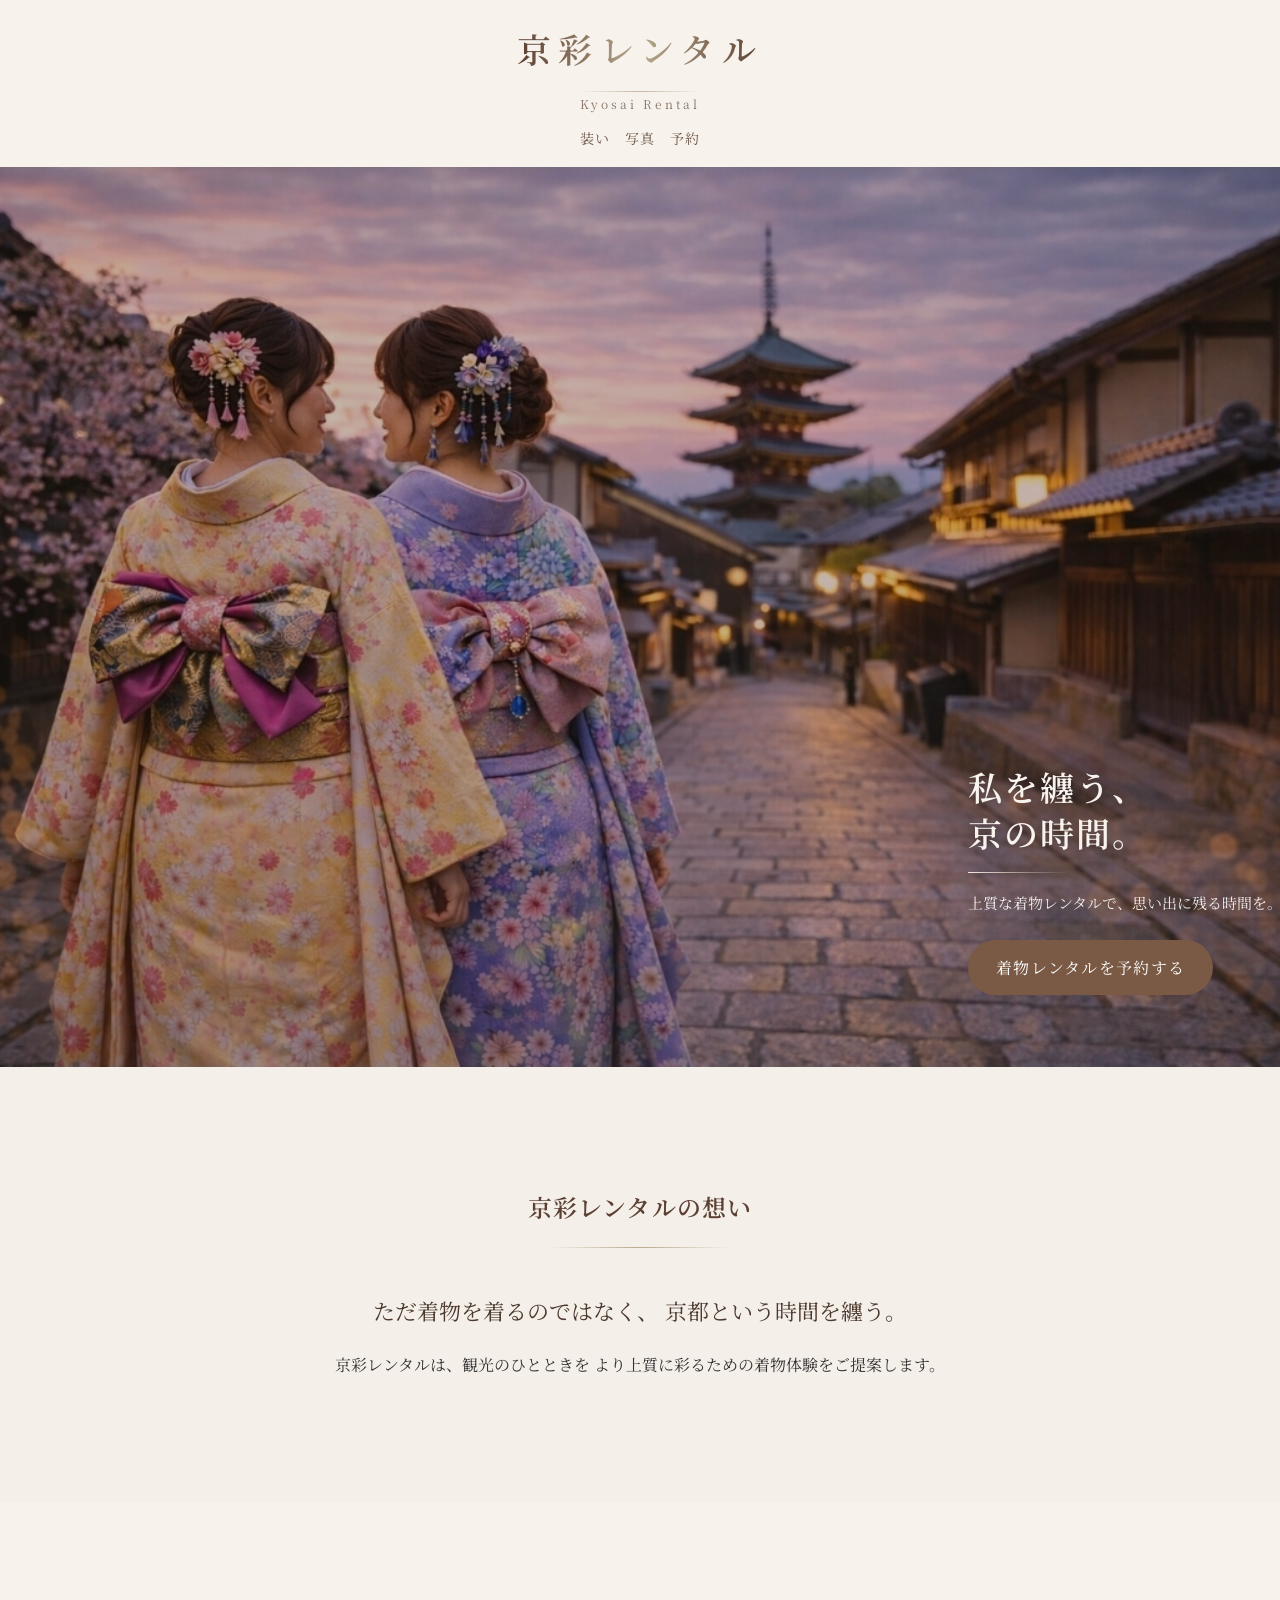
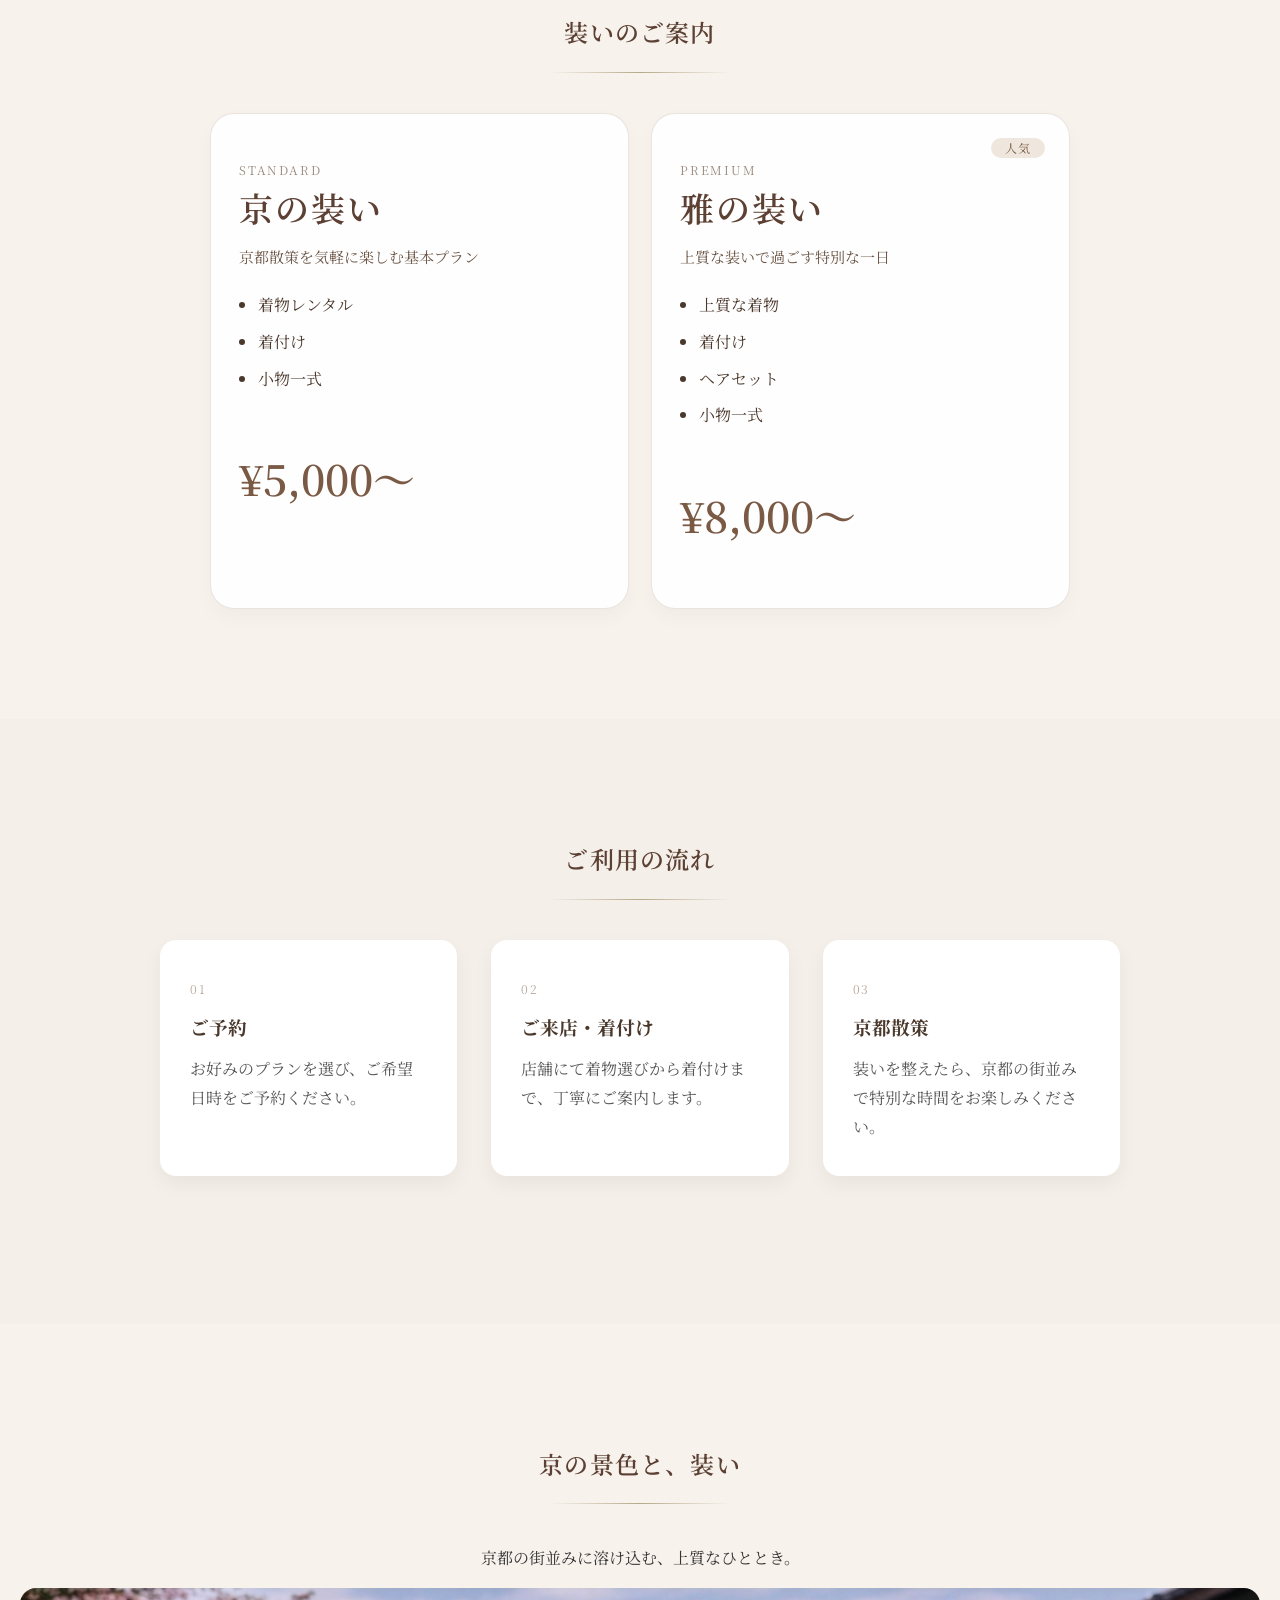
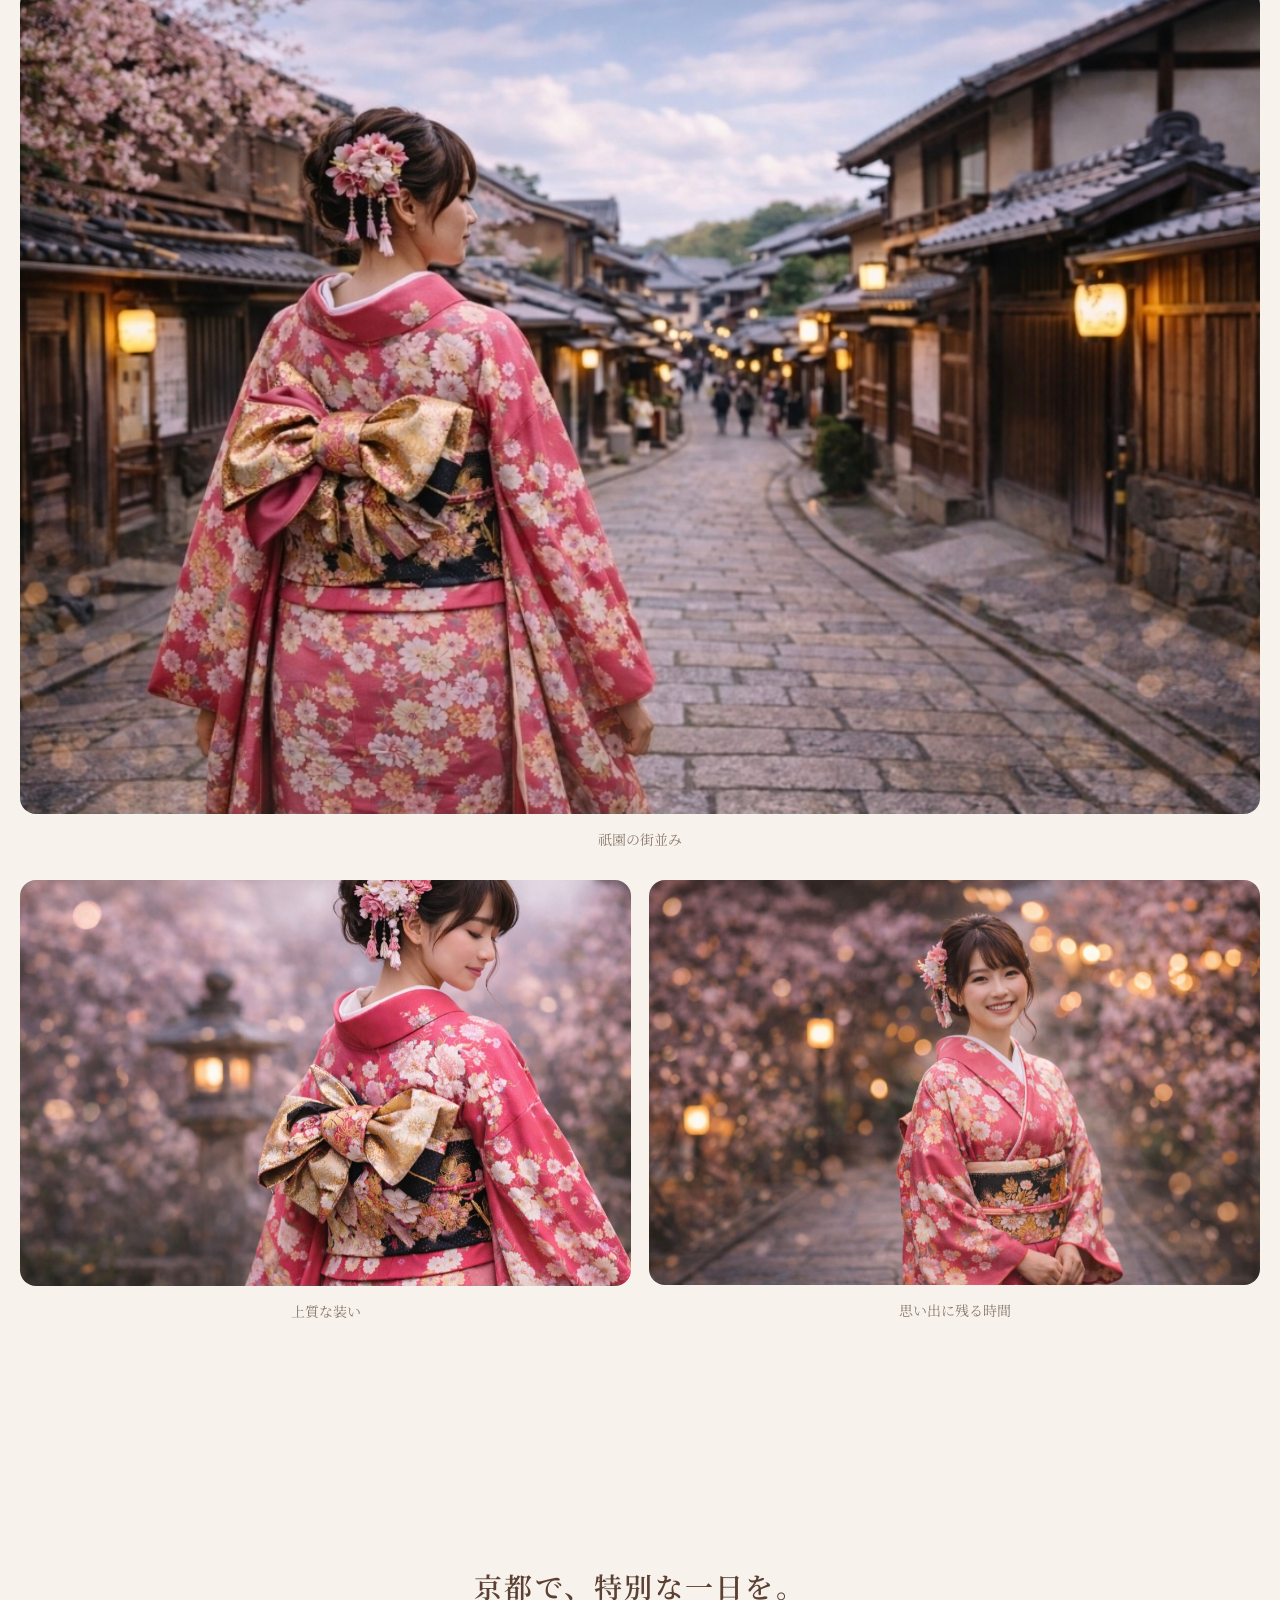
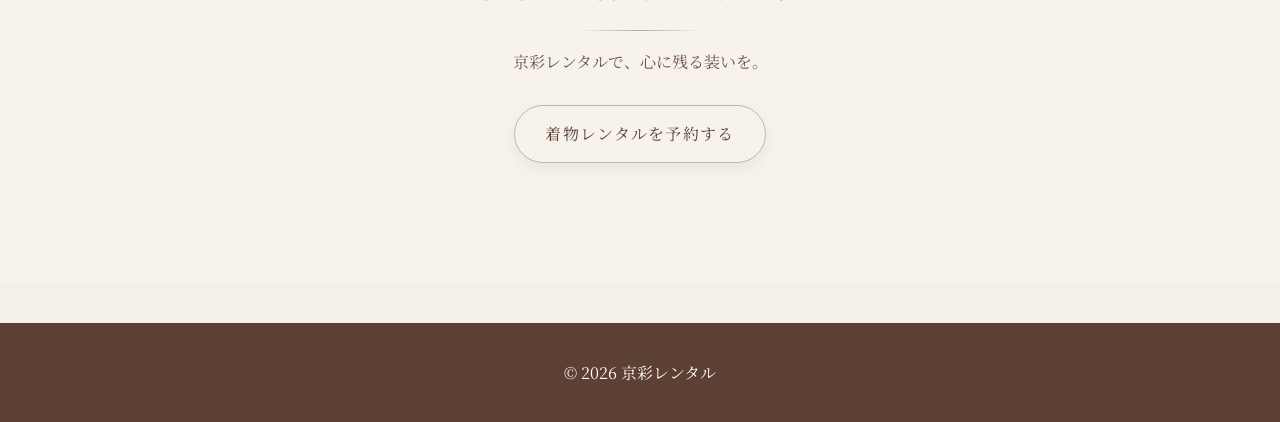
<file: index.html>
<!DOCTYPE html>
<html lang="ja">
<head>
  <meta charset="UTF-8">
  <meta name="viewport" content="width=device-width, initial-scale=1.0">
  <title>京彩レンタル｜京都で纏う、上質な一日</title>
  <link rel="stylesheet" href="style.css">
  <link href="https://fonts.googleapis.com/css2?family=Noto+Serif+JP:wght@400;600&display=swap" rel="stylesheet">
</head>

<body>

  <!-- ===== ヘッダー ===== -->
  <header>
    <h1 class="logo">京彩レンタル</h1>
    <p class="tagline">Kyosai Rental</p>
    <nav>
      <ul>
        <li><a href="#plan">装い</a></li>
        <li><a href="#gallery">写真</a></li>
        <li><a href="reserve.html">予約</a></li>
      </ul>
    </nav>
  </header>


  <!-- ===== ファーストビュー ===== -->
<section class="fv">
  <img src="two-women.jpg" alt="京都の街並みで着物を楽しむ女性二人" class="fv-image">

  <div class="fv-overlay"></div>

  <div class="fv-content">
    <h2>私を纏う、<br>京の時間。</h2>
    <p>上質な着物レンタルで、思い出に残る時間を。</p>
    <a href="reserve.html" class="btn">着物レンタルを予約する</a>
  </div>
</section>

<section class="concept">
  <div class="container">
    <h2>京彩レンタルの想い</h2>

    <p class="catch">
      ただ着物を着るのではなく、
      京都という時間を纏う。
    </p>

    <p>
      京彩レンタルは、観光のひとときを
      より上質に彩るための着物体験をご提案します。
    </p>
  </div>
</section>

  <!-- ===== プラン ===== -->
<section id="plan" class="plan">
  <h2>装いのご案内</h2>

  <div class="plan-wrap">
    <article class="plan-card">
      <p class="plan-label">Standard</p>
      <h3>京の装い</h3>
      <p class="plan-desc">京都散策を気軽に楽しむ基本プラン</p>

      <ul class="plan-list">
        <li>着物レンタル</li>
        <li>着付け</li>
        <li>小物一式</li>
      </ul>

      <p class="plan-price">¥5,000〜</p>
    </article>

    <article class="plan-card plan-card--featured">
      <span class="plan-badge">人気</span>
      <p class="plan-label">Premium</p>
      <h3>雅の装い</h3>
      <p class="plan-desc">上質な装いで過ごす特別な一日</p>

      <ul class="plan-list">
        <li>上質な着物</li>
        <li>着付け</li>
        <li>ヘアセット</li>
        <li>小物一式</li>
      </ul>

      <p class="plan-price">¥8,000〜</p>
    </article>
  </div>
</section>

  <!-- ===== ご利用の流れ ===== -->

<section class="flow">
  <div class="container">
    <h2>ご利用の流れ</h2>

    <div class="flow-container">
      <div class="flow-step">
        <span class="step-number">01</span>
        <h3>ご予約</h3>
        <p>お好みのプランを選び、ご希望日時をご予約ください。</p>
      </div>

      <div class="flow-step">
        <span class="step-number">02</span>
        <h3>ご来店・着付け</h3>
        <p>店舗にて着物選びから着付けまで、丁寧にご案内します。</p>
      </div>

      <div class="flow-step">
        <span class="step-number">03</span>
        <h3>京都散策</h3>
        <p>装いを整えたら、京都の街並みで特別な時間をお楽しみください。</p>
      </div>
    </div>
  </div>
</section>

  <!-- ===== ギャラリー ===== -->
<section id="gallery" class="gallery">
  <h2>京の景色と、装い</h2>
  <p class="gallery-lead">京都の街並みに溶け込む、上質なひととき。</p>

  <div class="gallery-main">
    <figure>
      <img src="gallery2.jpg" alt="祇園の街並みを歩く着物姿">
      <figcaption>祇園の街並み</figcaption>
    </figure>
  </div>

  <div class="gallery-sub">
    <figure>
      <img src="gallery1.jpg" alt="上質な着物の装い">
      <figcaption>上質な装い</figcaption>
    </figure>

    <figure>
      <img src="gallery3.jpg" alt="笑顔で過ごす着物体験">
      <figcaption>思い出に残る時間</figcaption>
    </figure>
  </div>
</section>

    <!-- ===== CTA ===== -->
    
  <section class="cta">
  <h2>京都で、特別な一日を。</h2>
  <p>京彩レンタルで、心に残る装いを。</p>
  <a href="reserve.html" class="btn">着物レンタルを予約する</a>
</section>

  <!-- ===== フッター ===== -->
  <footer>
    <p>© 2026 京彩レンタル</p>
  </footer>

</body>
</html>
</file>
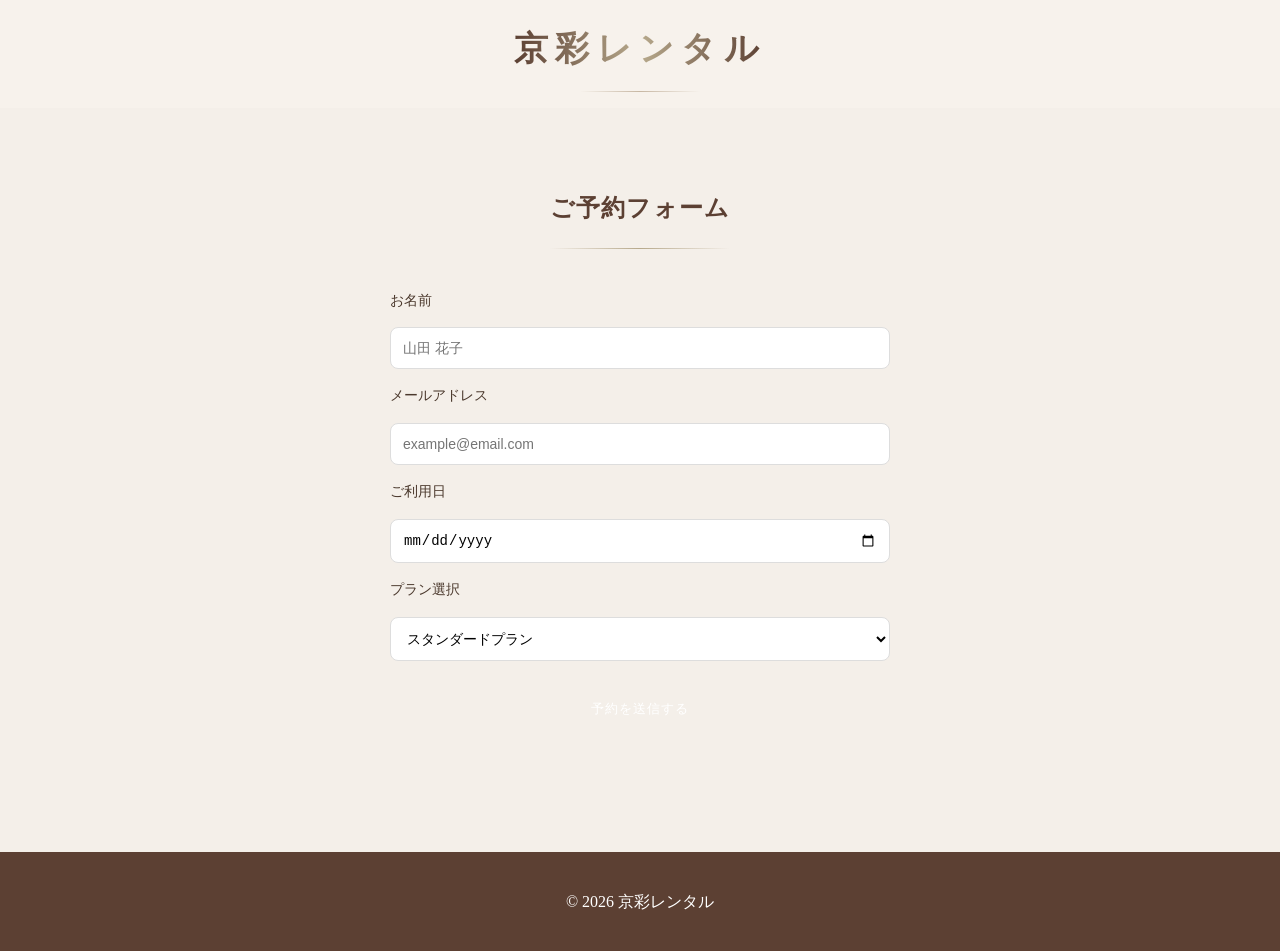
<file: reserve.html>
<!DOCTYPE html>
<html lang="ja">
<head>
  <meta charset="UTF-8">
  <meta name="viewport" content="width=device-width, initial-scale=1.0">
  <title>予約 | 京彩レンタル</title>
  <link rel="stylesheet" href="style.css">
</head>

<body>

<header>
  <h1 class="logo">京彩レンタル</h1>
</header>

<section class="reserve">
  <h2>ご予約フォーム</h2>

  <form>
    <label>お名前</label>
    <input type="text" placeholder="山田 花子">

    <label>メールアドレス</label>
    <input type="email" placeholder="example@email.com">

    <label>ご利用日</label>
    <input type="date">

    <label>プラン選択</label>
    <select>
      <option>スタンダードプラン</option>
      <option>プレミアムプラン</option>
    </select>

    <button type="submit" class="btn">予約を送信する</button>
  </form>
</section>

<footer>
  <p>© 2026 京彩レンタル</p>
</footer>

</body>
</html>
</file>
<file: style.css>
/* ===== 全体 ===== */

html {
  scroll-behavior: smooth;
}

body {
  margin: 0;
  font-family: 'Noto Serif JP', serif;
  background-color: #f4efe9;
  color: #333;
  line-height: 1.7;
}

/* 画像のはみ出し事故予防 */
img {
  max-width: 100%;
  height: auto;
  display: block;
}

/* ===== ヘッダー ===== */
header {
  display: flex;
  flex-direction: column;
  align-items: center;
  padding: 20px 20px 16px;
  background-color: #f7f2ec;
}

/* ===== ロゴ ===== */
.logo {
  position: relative;              /* ← ::after のために必須 */
  display: inline-block;           /* ← 線の幅・位置が安定 */
  padding-bottom: 14px;            /* ← ロゴ下の線との距離 */
  margin: 0;                       /* h1のデフォ余白を消す */
  font-weight: 600;
  font-size: 34px;
  letter-spacing: 0.22em;

  /* 絹っぽい艶のグラデ文字 */
  background: linear-gradient(90deg, #5c4033, #b7a98c, #5c4033);
  -webkit-background-clip: text;
  -webkit-text-fill-color: transparent;
}

.logo::after {
  content: "";
  width: 120px;
  height: 1px;
  background: linear-gradient(to right, transparent, #c7b7a3, transparent);
  position: absolute;
  left: 50%;
  bottom: 0;
  transform: translateX(-50%);
}

/* ロゴ下の英字 */
.tagline {
  margin: 2px 0 0;
  font-size: 12px;
  font-weight: 400;
  letter-spacing: 0.25em;
  color: #8a7768;
}

/* ===== ナビ ===== */
nav {
  margin-top: 10px;
}

nav ul {
  list-style: none;
  display: flex;
  gap: 15px;
  padding: 0;
  margin: 0;
  flex-wrap: wrap;
  justify-content: center;
}

nav a {
  position: relative;
  text-decoration: none;
  color: #6b5646;
  font-size: 14px;
  letter-spacing: 0.08em;
}

nav a::after {
  content: "";
  position: absolute;
  left: 0;
  bottom: -4px;
  width: 0;
  height: 1px;
  background: #6b5646;
  transition: 0.3s;
}

nav a:hover::after {
  width: 100%;
}

/* ===== Hero ===== */
.fv{
  position: relative;
  min-height: 100svh;
  overflow: hidden;
  background: #000;
}

.fv::before{
  background:rgba(60,40,30,0.45);
}

.fv-image{
  position: absolute;
  inset: 0;
  width: 100%;
  height: 100%;
  object-fit: cover;
  object-position: 35% center;
}

.fv-overlay{
  position: absolute;
  inset: 0;
  background: rgba(40, 25, 20, 0.28);
}

.fv-content{
  position: absolute;
  right: 24px;
  transform: translateX(20%);
  bottom: 72px;
  z-index: 2;
  width: min(360px, calc(100% - 48px));
  text-align: left;
  margin-top:-40px;
}

.fv h2{
  margin: 0 0 16px;
  font-size: 34px;
  line-height: 1.35;
  font-weight: 600;
  letter-spacing: 0.06em;
  color: #f8f3ed;
}

.fv-content h2{
  text-shadow:0 2px 8px rgba(0,0,0,0.35);
}

.fv h2::after{
  content: "";
  display: block;
  width: 100px;
  height: 1px;
  margin-top: 16px;
  background: linear-gradient(to right, #f3e8dc, transparent);
}

.fv p{
  margin: 0 0 24px;
  font-size: 15px;
  line-height: 1.8;
  color: rgba(255,255,255,0.9);
}

.fv .btn{
  display: inline-block;
  padding: 14px 28px;
  color: #fff;
  text-decoration: none;
  border-radius: 999px;
  letter-spacing: 0.08em;
  transition: 0.3s ease;
  background:#7a5a45;
  border:none;
}

.fv .btn:hover{
  background: rgba(255,255,255,0.12);
  transform: translateY(-2px);
}

/* 少し小さいスマホ用 */
@media (max-width: 430px){
  .fv-content{
    right: 20px;
    bottom: 56px;
    width: min(330px, calc(100% - 40px));
  }

  .fv h2{
    font-size: 30px;
  }

  .fv p{
    font-size: 14px;
  }

  .fv .btn{
    padding: 13px 24px;
  }
}


/* ボタン（共通） */
.btn{
  display:inline-block;
  padding:14px 32px;

  border:1px solid #fff;
  background:transparent;

  color:#fff;
  text-decoration:none;

  border-radius:30px;
  letter-spacing:0.08em;

  transition:.3s;
}

.btn:hover{
  background:rgba(255,255,255,0.15);
}

/* ===== コンセプト ===== */
.concept {
  text-align: center;
  padding-bottom:60px;
}

.catch {
  font-size: 22px;
  margin: 0 0 20px;
  color: #4a382c;
  line-height: 1.9;
}

.concept p{
  margin: 18px 0 0;
  line-height: 1.9;
}

.concept p + p{
  margin-top:14px;
}

/* ===== セクションタイトル装飾（FVには効かせない） ===== */
.flow h2,
.plan h2,
.gallery h2,
.reserve h2,
.cta h2,
.concept h2 {
  font-weight: 600;
  text-align: center;
  margin: 0 0 40px;
  position: relative;
  padding-bottom: 20px;
  letter-spacing: 0.05em;
  color: #5c4033;
}


.flow h2::after,
.plan h2::after,
.gallery h2::after,
.reserve h2::after,
.cta h2::after,
.concept h2::after {
  content: "";
  width: 180px;
  height: 1px;
  background: linear-gradient(to right, transparent, #b7a98c, transparent);
  position: absolute;
  left: 50%;
  bottom: 0;
  transform: translateX(-50%);
}

.section{
  padding: 110px 20px;
}

.section-title{
  margin-bottom:40px;
  letter-spacing:0.12em;
}

.section-title::after{
  margin-top:16px;
}

.concept{
  background:#f4efe9;
}

.concept p{
  max-width:620px;
  margin:0 auto;
  line-height:2.1
}

.plan{
  background:#f7f2ec;
}

.flow{
  background:#f4efe9;
}

.gallery{
  background:#f7f2ec;
}

/* ===== プラン ===== */
.plan{
  padding: 110px 20px;
  text-align: center;
}

.plan-wrap{
  max-width: 560px;
  margin: 0 auto;
  display: flex;
  flex-direction: column;
  gap: 22px;
}

.plan-card{
  position: relative;
  display: flex;
  flex-direction: column;
  padding: 34px 28px 30px;
  border-radius: 24px;
  background: rgba(255,255,255,0.92);
  border: 1px solid rgba(122,90,69,0.16);
  box-shadow: 0 8px 20px rgba(0,0,0,0.03);
  text-align: left;
}

.plan-card--featured{
  padding-top: 34px;
}

.plan-badge{
  position: absolute;
  top: 24px;
  right: 24px;
  display: inline-block;
  padding: 4px 14px;
  border-radius: 20px;
  background: #efe7dd;
  color: #7a5a45;
  font-size: 12px;
  letter-spacing: 0.08em;
  line-height: 1;
}

.plan-label{
  display:block;
  font-size:12px;
  letter-spacing:0.15em;
  text-transform:uppercase;
  color:#9b8c7f;
  margin-bottom:8px;
  height:20px;
}

.plan-card h3{
  margin: 0 0 14px;
  font-size: 34px;
  line-height: 1.2;
  font-weight: 600;
  letter-spacing: 0.06em;
  color: #5c4033;
}

.plan-desc{
  margin: 0 0 20px;
  font-size: 15px;
  line-height: 1.9;
  color: #6b5646;
}

.plan-list{
  margin: 0 0 24px;
  padding-left: 1.2em;
  color: #4a382c;
}

.plan-list li{
  margin-bottom: 8px;
  line-height: 1.8;
}

.plan-price{
  margin-top:32px;
  font-size:42px;
  line-height:1;
  font-weight:600;
  color:#7a5a45;
}

@media (min-width: 900px){
  .plan-wrap{
    max-width: 860px;
    flex-direction: row;
  }

  .plan-card{
    width: 50%;
  }
}

/* ===== ご利用の流れ ===== */

.flow {
  padding: 120px 20px;
  text-align: center;
}

.flow-container {
  display: flex;
  flex-direction: column;
  gap: 34px;
}

.flow-step {
  background: #fff;
  padding: 34px 30px;
  border-radius: 16px;
  box-shadow: 0 8px 20px rgba(0,0,0,0.05);
  text-align: left;
  margin-bottom:28px;
}

.step-number {
  display: inline-block;
  margin-bottom: 12px;
  font-size:12px;
  letter-spacing:0.15em;
  color:#b8a99c;
}

.flow-step h3 {
  margin: 0 0 10px;
  color: #4a382c;
  margin-bottom:12px;
}


.flow-step p {
  margin: 0;
  line-height: 1.8;
  color: #555;
}

@media (min-width: 768px){
  .flow-container {
    flex-direction: row;
  }

  .flow-step {
    width: 33.33%;
  }
}

/* ===== ギャラリー ===== */
.gallery{
  padding: 100px 20px;
  text-align: center;
}

.gallery-main{
  margin-bottom: 28px;
}

.gallery-main img{
  width: 100%;
  border-radius: 16px;
  display: block;
}

.gallery-main figcaption{
  margin-top: 16px;
  font-size: 15px;
}

.gallery-sub{
  display: grid;
  grid-template-columns: 1fr 1fr;
  gap: 18px;
}

.gallery-sub img{
  width: 100%;
  border-radius: 16px;
  display: block;
}

.gallery figure{
  margin: 0;
}

.gallery figcaption{
  margin-top: 14px;
  font-size: 14px;
  color: #8c7b6e;
}

/* ===== CTA ===== */
.cta{
  padding: 120px 20px;
  text-align: center;
  background: #f7f2ec;
}

.cta h2{
  margin: 0 0 16px;
  font-size: 28px;
  font-weight: 600;
  letter-spacing: 0.08em;
  color: #5c4033;
}

.cta h2::after{
  content: "";
  display: block;
  width: 120px;
  height: 1px;
  margin: 16px auto 0;
  background: linear-gradient(to right, transparent, #b7a98c, transparent);
}

.cta p{
  margin: 0 0 28px;
  color: #6b5646;
  line-height: 1.9;
}

.cta .btn{
  display: inline-block;
  padding: 14px 30px;
  border-radius: 999px;
  background: transparent;
  color: #5c4033;
  border: 1px solid rgba(92,64,51,0.35);
  text-decoration: none;
  letter-spacing: 0.08em;
  transition: 0.3s ease;
  box-shadow: 0 6px 16px rgba(0,0,0,0.06);
}

.cta .btn:hover{
  background: rgba(92,64,51,0.08);
  transform: translateY(-2px);
}

/* ===== セクション余白統一（仕上げ調整） ===== */
.gallery,
.concept {
  padding: 120px 20px;
}

/* ===== 予約ページ ===== */
.reserve {
  padding: 80px 20px;
  max-width: 500px;
  margin: 0 auto;
}

form {
  display: flex;
  flex-direction: column;
  gap: 15px;
}

label {
  text-align: left;
  color: #4a382c;
  font-size: 14px;
}

input,
select {
  padding: 12px;
  border-radius: 8px;
  border: 1px solid #ddd;
  font-size: 14px;
  background: #fff;
}

button.btn {
  border: none;
  cursor: pointer;
  margin-top: 10px;
}

.container{
  width: min(1000px, 100%);
  margin: 0 auto;
  padding: 0 20px;
  box-sizing: border-box;
}

/* ===== フッター ===== */
footer {
  text-align: center;
  padding: 20px;
  background: #5c4033;
  color: #fff;
  margin-top: 40px;
}
</file>
